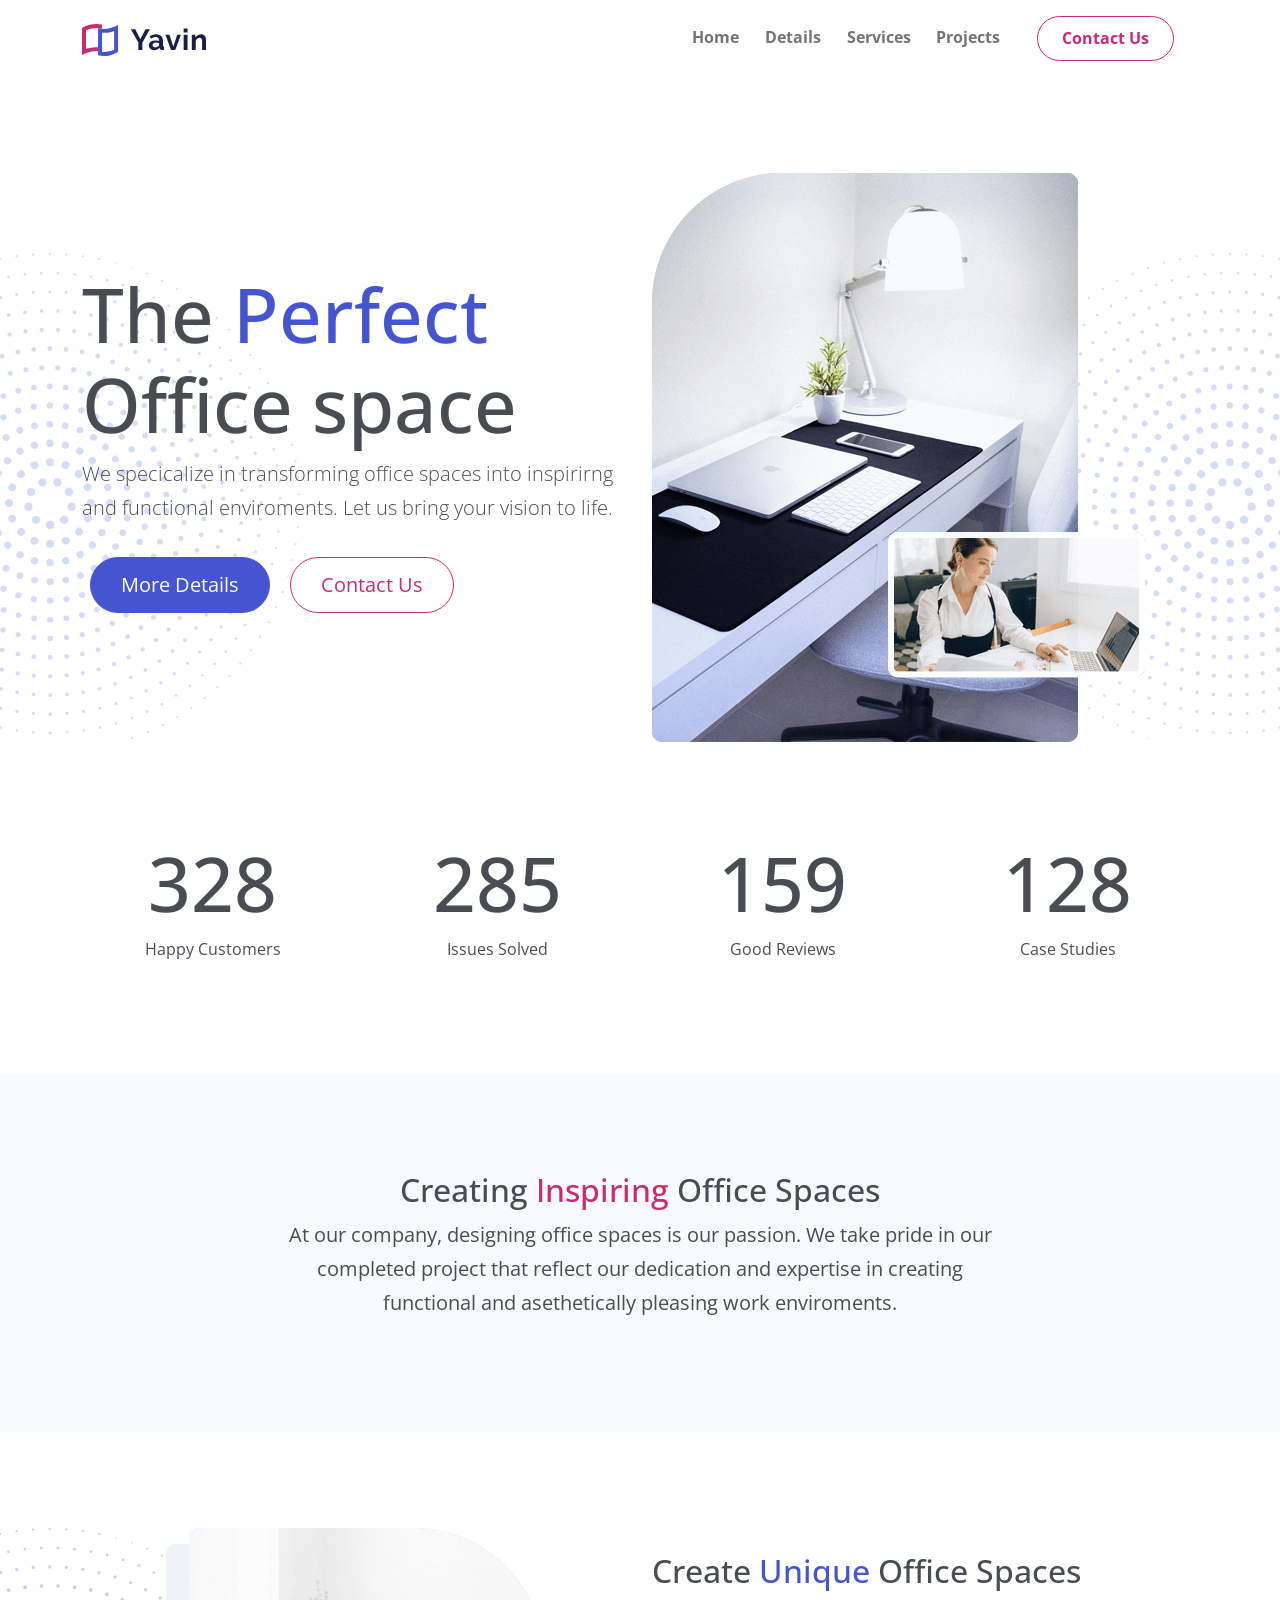
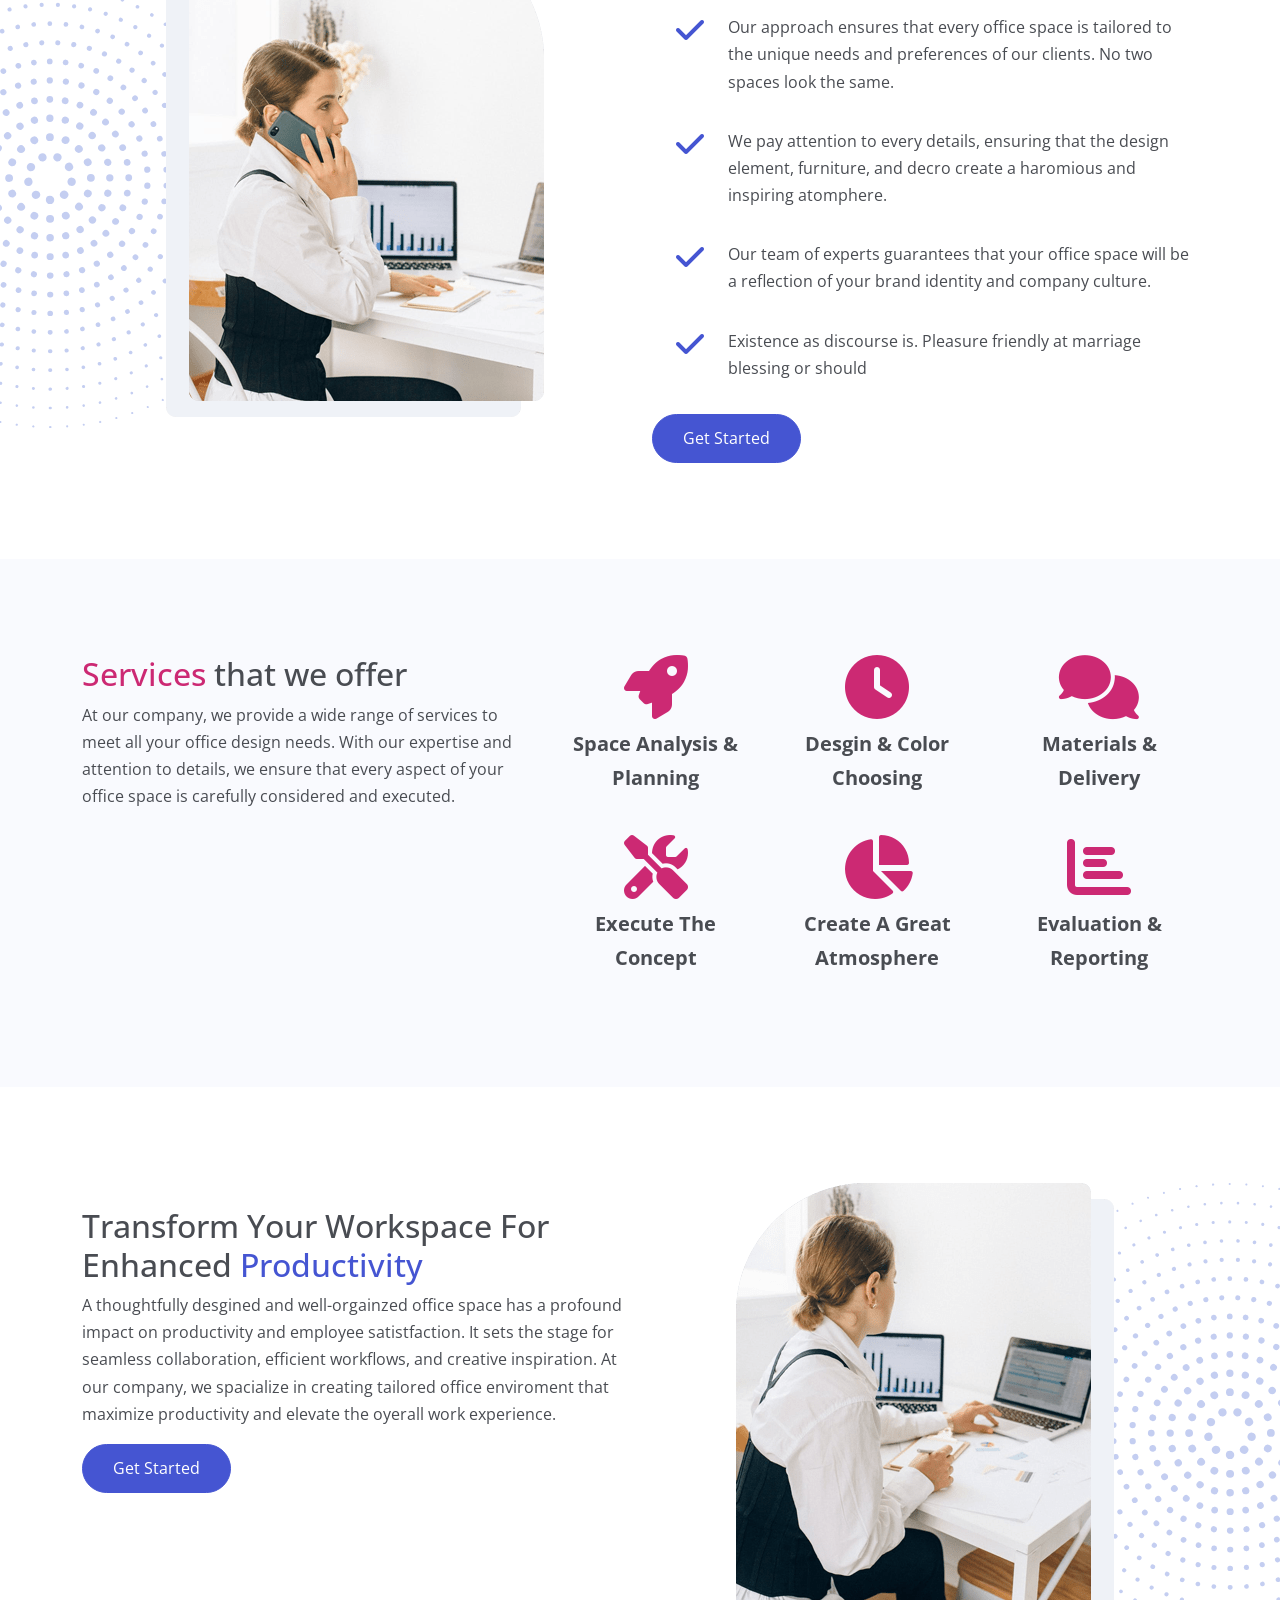
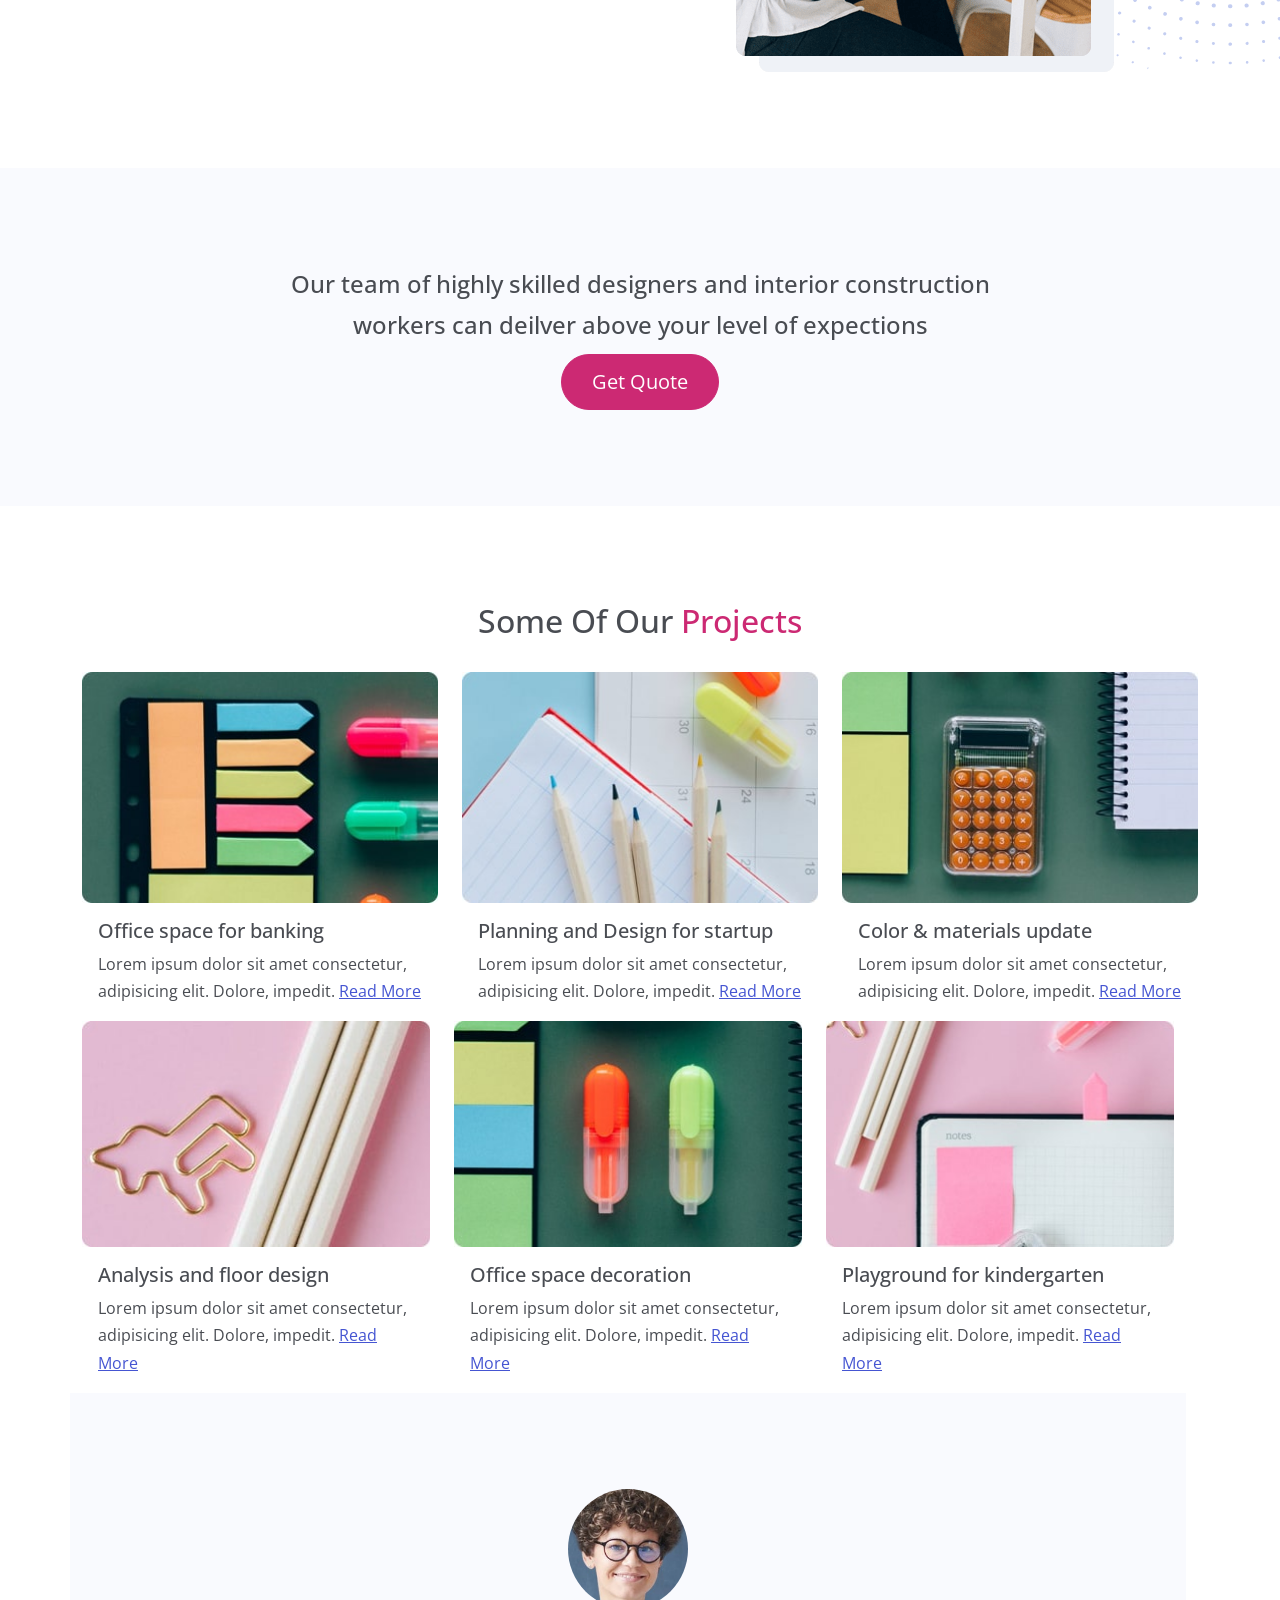
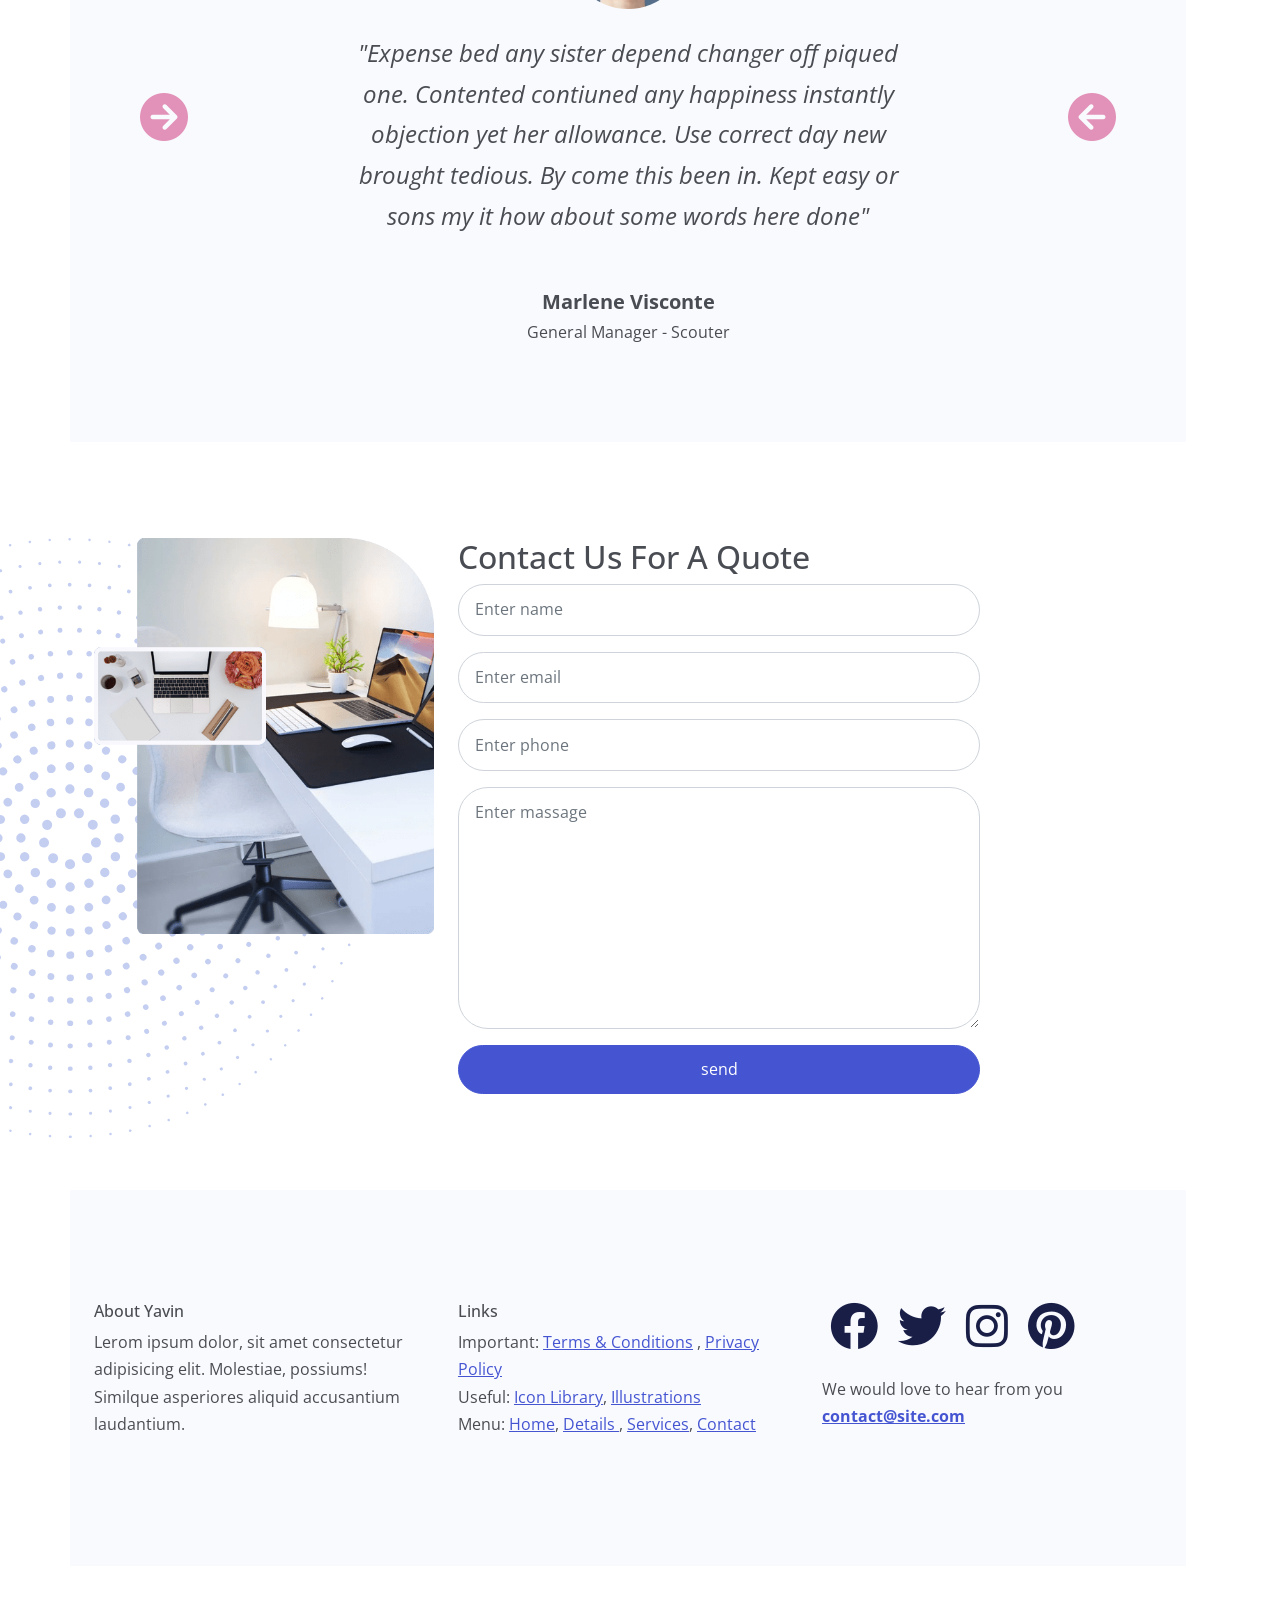
<file: index.html>
<!DOCTYPE html>
<html lang="en">
  <head>
    <meta charset="UTF-8" />
    <meta http-equiv="X-UA-Compatible" content="IE=edge" />
    <meta name="viewport" content="width=device-width, initial-scale=1.0" />
    <link rel="preconnect" href="https://fonts.googleapis.com">
    <link rel="preconnect" href="https://fonts.gstatic.com" crossorigin>
    <link href="https://fonts.googleapis.com/css2?family=Open+Sans:wght@300;400;500;600;700&display=swap" rel="stylesheet">
    <link rel="stylesheet" href="css/font-awesome.css" />
    <link rel="stylesheet" href="css/bootstrap.css" />
    <link rel="stylesheet" href="css/styles.css" />
    <link rel="icon" href="images/favicon.png" />
    <title>Yavin Office Design</title>
  </head>
  <body>
        <nav class="navbar navbar-expand-lg sticky-top navbar-light">
  <div class="container">
    
    <a class="navbar-brand" href="#">
      <img src="images/logo.svg" alt="logo" width="124" />
    </a>
    <button
      class="navbar-toggler"
      type="button"
      data-bs-toggle="collapse"
      data-bs-target="#navbarNavDropdown"
      aria-controls="navbarNavDropdown"
      aria-expanded="false"
      aria-label="Toggle navigation"
    >
      <span class="navbar-toggler-icon"></span>
    </button>
    <div class="collapse navbar-collapse" id="navbarNavDropdown">
      <ul class="navbar-nav ms-auto">
        <li class="nav-item">
          <a class="nav-link" aria-current="page"
          href="#">Home</a>
        </li>
        <li class="nav-item">
          <a class="nav-link" 
          href="#details">Details</a>
        </li>
        <li class="nav-item">
          <a class="nav-link" 
          href="#services">Services</a>
        </li>
        <li class="nav-item">
          <a class="nav-link" 
          href="#projects">Projects</a>
        </li>
        <li class="nav-item">
          <a class="nav-link btn btn-outline-secondary px-4 mx-4" href="#contact"
            >Contact Us</a>
        </li>
      </ul>
    </div>
  </div>
</nav>
   
     <!-- Header -->
      <header class="header position-relative mt-6 overflow-hidden">
        <img src="images/decoration-star.svg"
         alt=""
         class="decoration-star position-absolute"
        />
        <img src="images/decoration-star.svg"
         alt=""
         class="decoration-star-2 position-absolute"
        />
        <div class="container position-relative z-3">
          <div class="row">
            <div class="col-lg-6">
              <div class="mt-6">
                <h1 class="xl-text">
                  The <span class="text-primary">Perfect</span> Office
                  space
                </h1>
                <p class="lead mb-4">
                  We specicalize in transforming office spaces into
                  inspirirng and
                  functional enviroments. Let us bring your vision to
                  life.
                </p>
                <a href="#introduction" class="btn btn-primary btn-lg m-2">
                  More Details
                </a>
               <a href="#contact" class="btn btn-outline-secondary btn-lg m-2">
                  Contact Us
                </a>
              </div>
            </div>
             <div class="col-lg-6">
              <div class="image-container">
                <img src="images/header.png" alt="" class="img-fluid">
              </div> 
             </div>
          </div>
        </div>
      </header>
   
      
      <!-- Stats -->
        <section id="stats" class="stats container">
          <div class="row my-6">
             <div class="col-md-3 col-sm-6 text-center">
              <h2 class="counter xl-text" 
              data-target="328"></h2>
              <p>Happy Customers</p>
             </div>

              <div class="col-md-3 col-sm-6 text-center">
              <h2 class="counter xl-text" 
              data-target="285"></h2>
              <p>Issues Solved</p>
             </div> 

              <div class="col-md-3 col-sm-6 text-center">
              <h2 class="counter xl-text" 
              data-target="159"></h2>
              <p>Good Reviews</p>
             </div>

              <div class="col-md-3 col-sm-6 text-center">
              <h2 class="counter xl-text" 
              data-target="128"></h2>
              <p>Case Studies</p>
             </div>
          </div>
        </section>

        <!-- Introduction -->
         <section id="introduction" class="intro bg-light py-6">
           <div class="container">
             <div class="row">
              <div class="col-lg-8 offset-lg-2 text-center">
                <h2>Creating <span class="text-secondary">Inspiring</span> 
                Office Spaces
              </h2>
              <p class="fs-5">
                 At our company, designing office spaces is our passion. We 
                 take
                 pride in our completed project that reflect our
                 dedication and
                 expertise in creating functional and asethetically
                 pleasing work
                 enviroments.
              </p>
              </div>
             </div>
           </div>
         </section>

         <!-- Details -->
          <section id="details" class="details position-relative my-6 
          overflow-hidden">
          <img src="images/decoration-star.svg" 
          alt="" 
          class="decoration-star position-absolute"
        />
         <div class="container position-relative z-3">
           <div class="row">
            <div class="col-lg-6">
              <div class="image-container d-flex justify-content-center">
                <img src="images/details-1.png" alt="" class="img-fluid" />
              </div>
            </div>
            <div class="col-lg-6">
              <div class="mt-4">
                <h2 class="mb-4">
                  Create <span class="text-primary">Unique</span> Office
                Spaces
               </h2>
               <ul class="list-unstyled">
                <li class="d-flex mb-3">
               <i class="fas fa-check text-primary fa-2x mx-4"></i>
              <p>
               Our approach ensures that every office space is 
              tailored to the unique needs and preferences of our clients. No
               two
               spaces look the same.
                </p>
              </li> 
               <li class="d-flex mb-3">
               <i class="fas fa-check text-primary fa-2x mx-4"></i>
              <p>
                We pay attention to every details, ensuring that the
                design
                element, furniture, and decro create a haromious and
                inspiring
                atomphere.
              </p>
                </li>
                <li class="d-flex mb-3">
                  <i class="fas fa-check text-primary fa-2x mx-4"></i>
                  <p>
                    Our team of experts guarantees that your office
                    space will be a 
                    reflection of your brand identity and company
                    culture.
                  </p>
                </li>
                <li class="d-flex mb-3">
                  <i class="fas fa-check text-primary fa-2x mx-4"></i>
                  <p>
                    Existence as discourse is. Pleasure friendly at
                    marriage
                    blessing or should
                  </p>
                </li>
              </ul>
              <a href="article.html" class="btn
               btn-primary">Get Started</a>
            </div>
          </div>
         </div>
        </div>
      </section>

      <!-- Services -->
       <section id="services" class="services bg-light py-6">
        <div class="container">
          <div class="row">
            <div class="col-lg-5">
              <div class="text-container text-center text-lg-start">
                <h2><span class="text-secondary">Services</span> that we
                offer
              </h2>
              <p>
                At our company, we provide a wide range of services to
                meet all
                your office design needs. With our expertise and 
                attention to
                details, we ensure that every aspect of your office space
                is
                carefully considered and executed.
              </p>
              </div>
            </div>
             <div class="col-lg-7">
              <div class="row mb-4">
              <div class="col-md-4 d-flex flex-column align-items-center 
              text-center"
              >
                <i class="fas fa-rocket fa-4x text-secondary mb-2"></i>
                <p class="fs-5 fw-bold">Space Analysis & Planning</p>
            </div>
            <div class="col-md-4 d-flex flex-column align-items-center 
              text-center"
              >
                <i class="fas fa-clock fa-4x text-secondary mb-2"></i>
                <p class="fs-5 fw-bold">Desgin & Color Choosing</p>
            </div>
              <div class="col-md-4 d-flex flex-column align-items-center 
              text-center"
              >
                <i class="fas fa-comments fa-4x text-secondary mb-2"></i>
                <p class="fs-5 fw-bold">Materials & Delivery</p>
            </div>
              </div>
              <div class="row">
                  <div class="col-md-4 d-flex flex-column align-items-center 
              text-center"
              >
                <i class="fas fa-tools fa-4x text-secondary mb-2"></i>
                <p class="fs-5 fw-bold">Execute The Concept</p>
            </div>
              <div class="col-md-4 d-flex flex-column align-items-center 
              text-center"
              >
                <i class="fas fa-chart-pie fa-4x text-secondary mb-2"></i>
                <p class="fs-5 fw-bold">Create A Great Atmosphere</p>
            </div>
              <div class="col-md-4 d-flex flex-column align-items-center 
              text-center"
              >
                <i class="fas fa-chart-bar fa-4x text-secondary mb-2"></i>
                <p class="fs-5 fw-bold">Evaluation & Reporting</p>
            </div>
              </div>
             </div>
          </div>
        </div>
       </section>

       <!-- Details 2 -->
        <section class="details-2 position-relative my-6 overflow-hidden">
           <img src="images/decoration-star.svg" 
           alt=""
           class="decoration-star position-absolute"
          />
          <div class="container position-relative z-3">
            <div class="row">
              <div class="col-lg-6">
                <div class="text-container text-center text-lg-start mb-4">

                </div>
                <h2>Transform Your Workspace For Enhanced <span 
                  class="text-primary">Productivity</span>
                </h2>
                <p>
                  A thoughtfully desgined and well-orgainzed office space 
                  has a
                  profound impact on productivity and employee satistfaction.
                  It sets 
                  the stage for seamless collaboration, efficient workflows,
                  and
                  creative inspiration. At our company, we spacialize in
                  creating 
                  tailored office enviroment that maximize productivity and
                  elevate 
                  the oyerall work experience.
                </p>
                <a href="article.html" class="btn btn-primary">Get Started</a>
              </div>
              <div class="col-lg-6">
                <div class="image-container d-flex justify-content-center">
                  <img src="images/details-2.png" alt="" class="img-fluid"/>
                </div>
              </div>
            </div>
          </div>
        </section>

        <!-- Get Quote -->
         <section class="get-quote bg-light py-6 text-center">
          <div class="container">
            <div class="row">
              <div class="col-lg-8 offset-lg-2">
                <h4 class="lh-base">
                  Our team of highly skilled designers and interior
                  construction workers 
                  can deilver above your level of expections
                  </h4>
                  <a href="#contact" class="btn btn-secondary btn-lg">Get Quote</a>
              </div>
            </div>
          </div>
         </section>
         <section id="projects" class="projects py-6">
          <div class="container">
           <h2 class="text-center pb-4">
             Some Of Our <span class="text-secondary">Projects</span>
           </h2>

    <!-- Projects Row -->
    <div class="row mb-4">
      <div class="col-md-4">
        <div class="card border-0">
          <img src="images/project-1.jpg" class="img-fluid" alt="">
          <div class="card-body">
            <h5 class="card-title">Office space for banking</h5>
            <p class="card-text">
              Lorem ipsum dolor sit amet consectetur, adipisicing elit. Dolore, impedit.
              <a href="article.html">Read More</a>
            </p>
          </div>
        </div>
      </div>
      <div class="col-md-4">
        <div class="card border-0">
          <img src="images/project-2.jpg" class="img-fluid" alt="">
          <div class="card-body">
            <h5 class="card-title">Planning and Design for startup</h5>
            <p class="card-text">
              Lorem ipsum dolor sit amet consectetur, adipisicing elit. Dolore, impedit.
              <a href="article.html">Read More</a>
            </p>
          </div>
        </div>
      </div>
      <div class="col-md-4">
        <div class="card border-0">
          <img src="images/project-3.jpg" class="img-fluid" alt="">
          <div class="card-body">
            <h5 class="card-title">Color & materials update</h5>
            <p class="card-text">
              Lorem ipsum dolor sit amet consectetur, adipisicing elit. Dolore, impedit.
              <a href="article.html">Read More</a>
            </p>
          </div>
        </div>
      </div>

        <!-- Projects Row 2 -->
    <div class="row mb-4">
      <div class="col-md-4">
        <div class="card border-0">
          <img src="images/project-4.jpg" class="img-fluid" alt="">
          <div class="card-body">
            <h5 class="card-title">Analysis and floor design </h5>
            <p class="card-text">
              Lorem ipsum dolor sit amet consectetur, adipisicing elit. Dolore, impedit.
              <a href="article.html">Read More</a>
            </p>
          </div>
        </div>
      </div>
      <div class="col-md-4">
        <div class="card border-0">
          <img src="images/project-5.jpg" class="img-fluid" alt="">
          <div class="card-body">
            <h5 class="card-title">Office space decoration</h5>
            <p class="card-text">
              Lorem ipsum dolor sit amet consectetur, adipisicing elit. Dolore, impedit.
              <a href="article.html">Read More</a>
            </p>
          </div>
        </div>
      </div>
      <div class="col-md-4">
        <div class="card border-0">
          <img src="images/project-6.jpg" class="img-fluid" alt="">
          <div class="card-body">
            <h5 class="card-title">Playground for kindergarten</h5>
            <p class="card-text">
              Lorem ipsum dolor sit amet consectetur, adipisicing elit. Dolore, impedit.
              <a href="article.html">Read More</a>
            </p>
          </div>
        </div>
      </div> 

     <!-- Testimonials -->
      <section id="testimonials" class="testimonals bg-light py-6">
        <div id="testimonialCarousel" class="carousel slide">
          <div class="carousel-inner">
            <!-- Slide 1 -->
             <div class="carousel-item active">
              <div class="d-flex flex-column justify-content-center
              align-items-center text-center">
               <img src="images/testimonial-1.jpg" 
               alt=""
               class="rounded-circle"
               width="120"
            />
              <p class="w-50 my-4 fst-italic fs-4">
                "Expense bed any sister depend changer off piqued one.
                Contented
                contiuned any happiness instantly objection yet her
                allowance. Use
                correct day new brought tedious. By come this been in. Kept
                easy or
                sons my it how about some words here done"
              </p>
              <div class="fw-bold fs-5 mt-4">Marlene Visconte</div>
              <div>General Manager - Scouter</div>
             </div>
             </div>

              <!-- Slide 2 -->
             <div class="carousel-item">
              <div class="d-flex flex-column justify-content-center
              align-items-center text-center">
               <img src="images/testimonial-2.jpg" 
               alt=""
               class="rounded-circle"
               width="120"
             />
              <p class="w-50 my-4 fst-italic fs-4">
                "Expense bed any sister depend changer off piqued one.
                Contented
                contiuned any happiness instantly objection yet her
                allowance. Use
                correct day new brought tedious. By come this been in. Kept
                easy or
                sons my it how about some words here done"
              </p>
              <div class="fw-bold fs-5 mt-4">John Spiker</div>
              <div>Team Leader - Vanquish </div>
             </div>
             </div>

              <!-- Slide 3 -->
             <div class="carousel-item">
              <div class="d-flex flex-column justify-content-center
              align-items-center text-center">
               <img src="images/testimonial-3.jpg" 
               alt=""
               class="rounded-circle"
               width="120"
             />
              <p class="w-50 my-4 fst-italic fs-4">
                "Expense bed any sister depend changer off piqued one.
                Contented
                contiuned any happiness instantly objection yet her
                allowance. Use
                correct day new brought tedious. By come this been in. Kept
                easy or
                sons my it how about some words here done"
              </p>
              <div class="fw-bold fs-5 mt-4">Stella Virtuoso</div>
              <div>Design Chief - Bikegirl</div>
             </div>
             </div>
          </div>
          <button class="carousel-control-next" 
           type="button"
          data-bs-target="#testimonialCarousel" 
          data-bs-slide="prev"
         >
          <i class="fas fa-arrow-circle-left fa-3x text-secondary"></i>
          </button>
           <button class="carousel-control-prev" 
           type="button"
          data-bs-target="#testimonialCarousel" 
          data-bs-slide="next"
         >
          <i class="fas fa-arrow-circle-right fa-3x text-secondary"></i>
          </button>
        </div>
      </section>
          <section id="contact" class="contact my-6 position-relative">
          <img src="images/decoration-star.svg" alt="" 
           class="decoration-star position-absolute" />
         <div class="container position-relative z-3">
         <div class="row">
        <div class="col-lg-4">
        <div class="image-container">
          <img src="images/contact.png" alt="" class="img-fluid">
        </div>
      </div>
      <div class="col-lg-6">
        <div class="text-container">
          <h2>Contact Us For A Quote</h2>

          <form>
            <div class="mb-3">
              <input type="text" class="form-control" placeholder="Enter name" />
            </div>
          </form>
          <form>
            <div class="mb-3">
              <input type="email" class="form-control" placeholder="Enter email" />
            </div>
          </form>
          <form>
            <div class="mb-3">
              <input type="text" class="form-control" placeholder="Enter phone" />
            </div>
          </form>
          <form>
            <div class="mb-3">
              <textarea class="form-control" placeholder="Enter massage"
               rows="8"
              ></textarea>
            </div>
            <div class="d-grid gap-2">
              <input type="submit"
               value="send" 
               class="btn btn-primary btn-block"
            />
            </div>
           </form>
          </div>
        </div>
       </div>
       </div>
    </section>
         
         <footer class="footer bg-light py-6">
          <div class="container">
            <div class="row">
              <div class="col-md-4 my-3">
                <h6>About Yavin</h6>
                <p>
                  Lerom ipsum dolor, sit amet consectetur adipisicing elit.
                  Molestiae, possiums! Similque asperiores aliquid
                  accusantium 
                  laudantium.
                </p>
              </div>
              <div class="col-md-4 my-3">
                <h6>Links</h6>
                <ul class="list-unstyled">
                  <li>
                    Important: <a href="#">Terms & Conditions</a> , <a
                     href="#">Privacy Policy</a>
                  </li>
                  <li>Useful: <a href="#">Icon Library</a>, <a 
                    href="#">Illustrations</a></li>
                    <li>
                      Menu: <a href="#">Home</a>, <a href="#details">Details
                      </a>, <a href="#Services">Services</a>, <a 
                      href="#contact">Contact</a>
                    </li>
                </ul>
              </div>
               <div class="col-md-4 my-3">
                <div class="mb-4">
                  <a href="#" class="text-decoration-none">
                    <i class="fab fa-facebook fa-3x text-dark mx-2"></i>
                  </a>
                  <a href="#" class="text-decoration-none">
                    <i class="fab fa-twitter fa-3x text-dark mx-2"></i>
                  </a>
                   <a href="#" class="text-decoration-none">
                    <i class="fab fa-instagram fa-3x text-dark mx-2"></i>
                  </a>
                   <a href="#" class="text-decoration-none">
                    <i class="fab fa-pinterest fa-3x text-dark mx-2"></i>
                  </a>
                </div>
                <p>
                  We would love to hear from you 
               <a href="mailto:contact@site.com"
                ><strong>contact@site.com</strong></a
             >
            </p>
           </div>
          </div>
         </div>
        </footer>

        <button id="to-top" class="to-top-btn">
          <img src="images/up-arrow.png" alt="" />
        </button>

   <script src="js/bootstrap.bundle.min.js"></script>
	<script src="js/script.js"></script>
  </body>
</html>
</file>
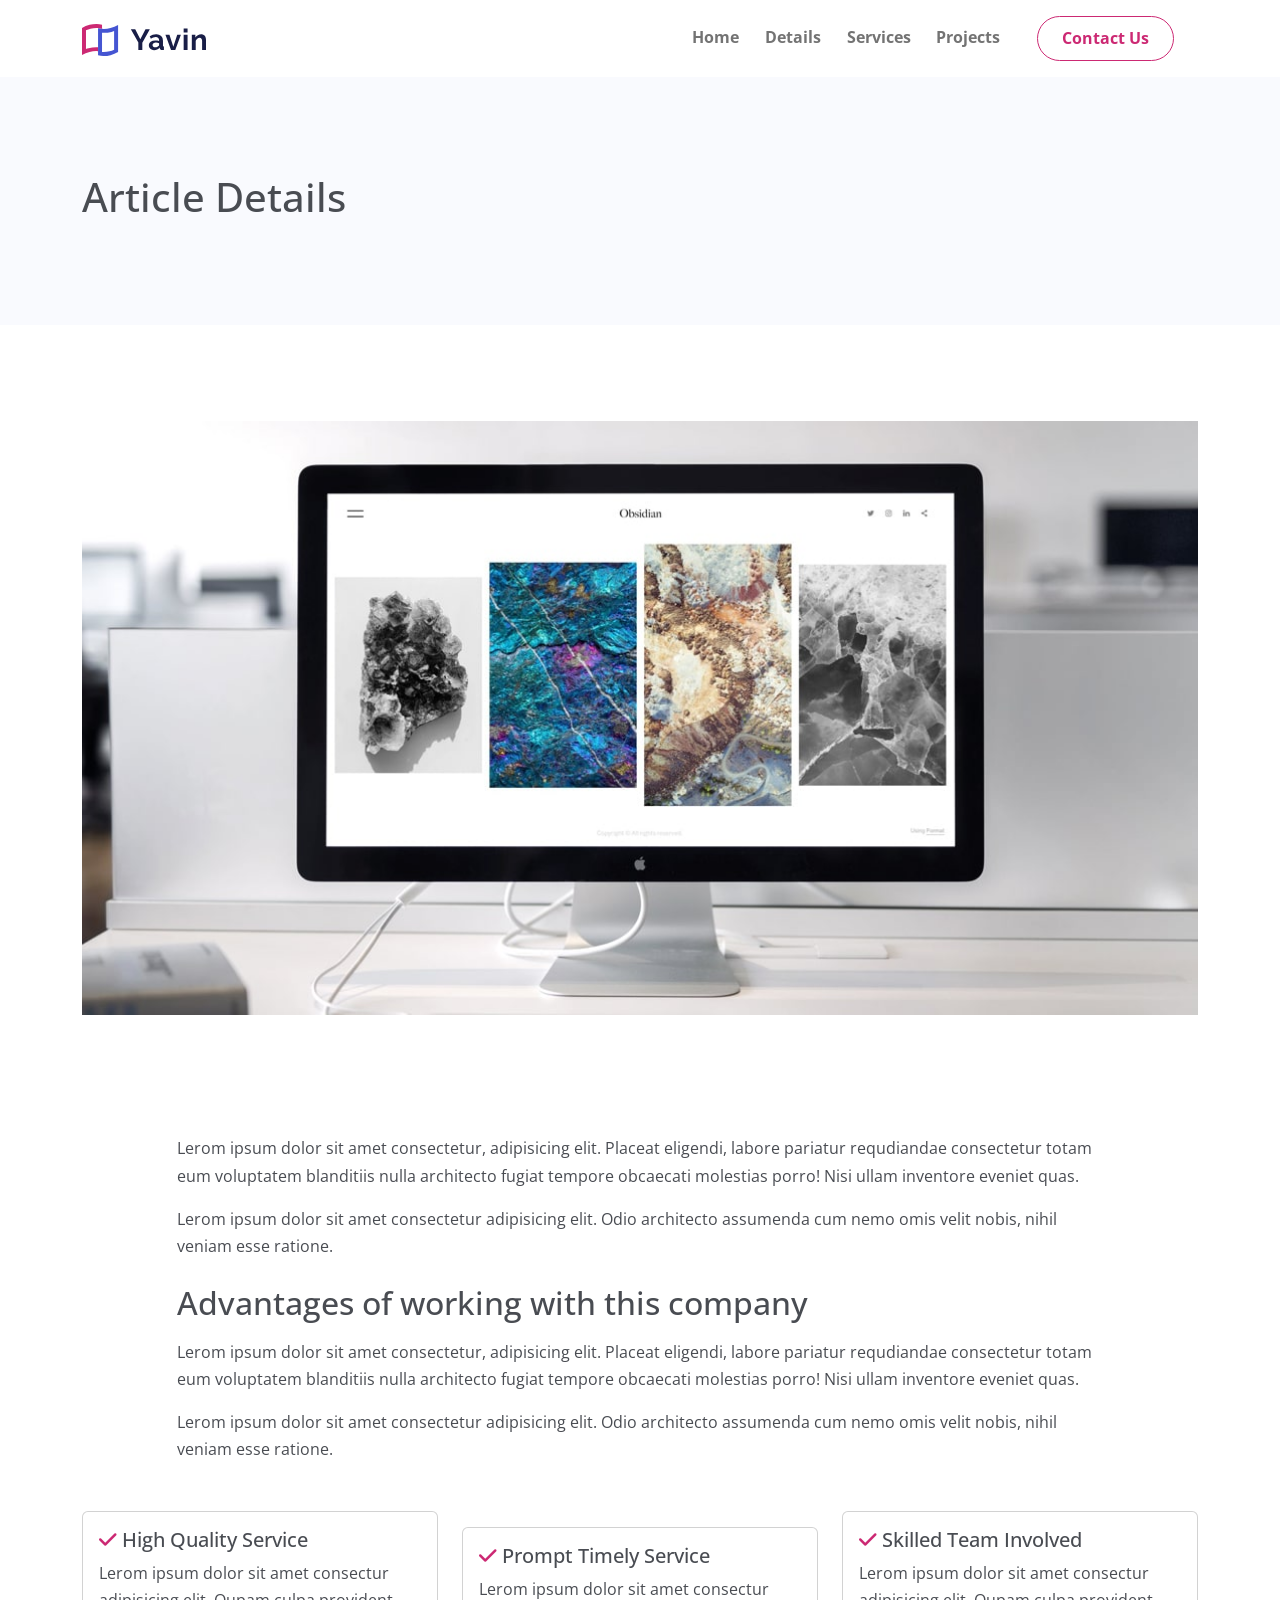
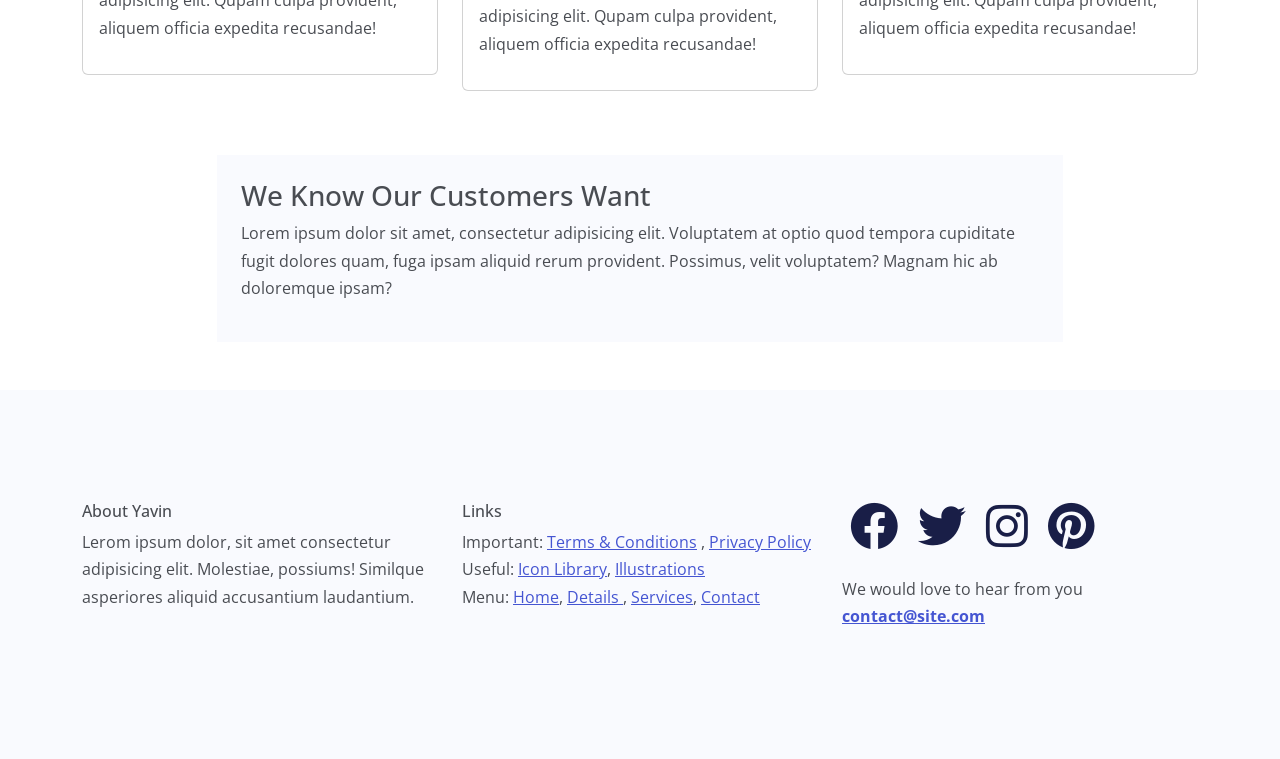
<file: article.html>
<!DOCTYPE html>
<html lang="en">
  <head>
    <meta charset="UTF-8" />
    <meta http-equiv="X-UA-Compatible" content="IE=edge" />
    <meta name="viewport" content="width=device-width, initial-scale=1.0" />
    <link rel="preconnect" href="https://fonts.googleapis.com">
    <link rel="preconnect" href="https://fonts.gstatic.com" crossorigin>
    <link href="https://fonts.googleapis.com/css2?family=Open+Sans:wght@300;400;500;600;700&display=swap" rel="stylesheet">
    <link rel="stylesheet" href="css/font-awesome.css" />
    <link rel="stylesheet" href="css/bootstrap.css" />
    <link rel="stylesheet" href="css/styles.css" />
    <link rel="icon" href="images/favicon.png" />
    <title>Yavin Office Design</title>
  </head>
  <body>
        <nav class="navbar navbar-expand-lg sticky-top navbar-light">
  <div class="container">
    
    <a class="navbar-brand" href="index.html">
      <img src="images/logo.svg" alt="logo" width="124" />
    </a>
    <button
      class="navbar-toggler"
      type="button"
      data-bs-toggle="collapse"
      data-bs-target="#navbarNavDropdown"
      aria-controls="navbarNavDropdown"
      aria-expanded="false"
      aria-label="Toggle navigation"
    >
      <span class="navbar-toggler-icon"></span>
    </button>
    <div class="collapse navbar-collapse" id="navbarNavDropdown">
      <ul class="navbar-nav ms-auto">
        <li class="nav-item">
          <a class="nav-link" aria-current="page"
          href="index.html">Home</a>
        </li>
        <li class="nav-item">
          <a class="nav-link" 
          href="#details">Details</a>
        </li>
        <li class="nav-item">
          <a class="nav-link" 
          href="#services">Services</a>
        </li>
        <li class="nav-item">
          <a class="nav-link" 
          href="#projects">Projects</a>
        </li>
        <li class="nav-item">
          <a class="nav-link btn btn-outline-secondary px-4 mx-4" href="#contact"
            >Contact Us</a>
          </li>
        </ul>
      </div>
    </div>
   </nav>

        <!-- Header -->
      <header class="bg-light py-6">
        <div class="container">
            <h1>Article Details</h1>
        </div>
      </header>
    
      <!-- Image -->
       <section>
          <div class="container">
            <img src="images/article-details-large.jpg" 
            alt="" class="w-100 my-6">
          </div>
       </section>

       <!-- Basic Text -->
        <section class="pt-4">
            <div class="container">
                <div class="row">
                    <div class="col-lg-10 offset-lg-1">
                        <p>
                            Lerom ipsum dolor sit amet consectetur,
                            adipisicing elit. Placeat eligendi, labore
                            pariatur requdiandae consectetur totam eum
                            voluptatem blanditiis nulla architecto 
                            fugiat tempore obcaecati molestias porro!
                            Nisi ullam inventore eveniet quas.
                        </p>

                        <p class="mb-4">
                            Lerom ipsum dolor sit amet consectetur 
                            adipisicing elit. Odio architecto
                            assumenda cum nemo omis velit nobis,
                            nihil veniam esse ratione.
                        </p>

                        <h2 class="mb-3">Advantages of working with
                       this company</h2>

                         <p>
                            Lerom ipsum dolor sit amet consectetur,
                            adipisicing elit. Placeat eligendi, labore
                            pariatur requdiandae consectetur totam eum
                            voluptatem blanditiis nulla architecto 
                            fugiat tempore obcaecati molestias porro!
                            Nisi ullam inventore eveniet quas.
                        </p>

                        <p class="mb-4">
                            Lerom ipsum dolor sit amet consectetur 
                            adipisicing elit. Odio architecto
                            assumenda cum nemo omis velit nobis,
                            nihil veniam esse ratione.
                        </p>
                    </div>
                </div>
            </div>
        </section>

        <!-- Cards -->
         <section class="my-4">
            <div class="container">
                <div class="row">
                    <div class="col-md-4">
                        <div class="card">
                         <div class="card-body">
                            <h5><i class="fas fa-check
                             text-secondary"></i> High Quality
                              Service
                            </h5>
                            <p>
                             Lerom ipsum dolor sit amet consectur
                             adipisicing elit. Qupam
                             culpa provident, aliquem officia
                             expedita recusandae!
                            </p>
                         </div>
                        </div>
                    </div>
                     <div class="col-md-4">
                        <div class="card my-3">
                         <div class="card-body">
                            <h5><i class="fas fa-check
                             text-secondary"></i> Prompt Timely
                              Service
                            </h5>
                            <p>
                             Lerom ipsum dolor sit amet consectur
                             adipisicing elit. Qupam
                             culpa provident, aliquem officia
                             expedita recusandae!
                            </p>
                         </div>
                        </div>
                    </div>
                     <div class="col-md-4">
                        <div class="card">
                         <div class="card-body">
                            <h5><i class="fas fa-check
                             text-secondary"></i> Skilled Team
                             Involved
                            </h5>
                            <p>
                             Lerom ipsum dolor sit amet consectur
                             adipisicing elit. Qupam
                             culpa provident, aliquem officia
                             expedita recusandae!
                            </p>
                         </div>
                        </div>
                    </div>
                </div>
            </div>
         </section>

         <!-- Gray Box -->
         <section class="my-5">
           <div class="row">
           <div class="col-lg-8 offset-lg-2">
           <div class="card bg-light rounded-0 border-0 fs-6">
           <div class="card-body p-4">
          <h3>We Know Our Customers Want</h3>
          <p>
            Lorem ipsum dolor sit amet, consectetur adipisicing elit.
            Voluptatem at optio quod tempora cupiditate fugit dolores quam,
            fuga ipsam aliquid rerum provident.
            Possimus, velit voluptatem?
            Magnam hic ab doloremque ipsam?
          </p>
          </div>
         </div>
        </div>
       </div>
     </section>

           <footer class="footer bg-light py-6">
            <div class="container">
             <div class="row">
              <div class="col-md-4 my-3">
                <h6>About Yavin</h6>
                <p>
                  Lerom ipsum dolor, sit amet consectetur adipisicing elit.
                  Molestiae, possiums! Similque asperiores aliquid
                  accusantium 
                  laudantium.
                </p>
              </div>
              <div class="col-md-4 my-3">
                <h6>Links</h6>
                <ul class="list-unstyled">
                  <li>
                    Important: <a href="#">Terms & Conditions</a> , <a
                     href="#">Privacy Policy</a>
                  </li>
                  <li>Useful: <a href="#">Icon Library</a>, <a 
                    href="#">Illustrations</a></li>
                    <li>
                      Menu: <a href="#">Home</a>, <a href="#details">Details
                      </a>, <a href="#Services">Services</a>, <a 
                      href="#contact">Contact</a>
                    </li>
                </ul>
              </div>
               <div class="col-md-4 my-3">
                <div class="mb-4">
                  <a href="#" class="text-decoration-none">
                    <i class="fab fa-facebook fa-3x text-dark mx-2"></i>
                  </a>
                  <a href="#" class="text-decoration-none">
                    <i class="fab fa-twitter fa-3x text-dark mx-2"></i>
                  </a>
                   <a href="#" class="text-decoration-none">
                    <i class="fab fa-instagram fa-3x text-dark mx-2"></i>
                  </a>
                   <a href="#" class="text-decoration-none">
                    <i class="fab fa-pinterest fa-3x text-dark mx-2"></i>
                  </a>
                </div>
                <p>
                  We would love to hear from you 
               <a href="mailto:contact@site.com"
                ><strong>contact@site.com</strong></a
             >
            </p>
           </div>
          </div>
         </div>
        </footer>

        <button id="to-top" class="to-top-btn">
          <img src="images/up-arrow.png" alt="" />
        </button>

   <script src="js/bootstrap.bundle.min.js"></script>
	<script src="js/script.js"></script>
  </body>
</html>
</file>
<file: css/styles.css>
.xl-text {
  font-size: 75px;
}

.btn-outline-secondary {
  color: var(--bs-secondary);
}

.btn-outline-secondary:hover {
  color: #fff;
}

.header .decoration-star {
  top: 80px;
  left: -200px;
  width: 500px;
  opacity: 0.7;
}

.header .decoration-star-2 {
  top: 80px;
  right: -200px;
  width: 500px;
  opacity: 0.7;
}

.navbar {
  transition: all 0.5s ease-in-out;
}

.navbar-sticky {
  background: #fff;
  opacity: 0.9;
  box-shadow: 0 0 10px rgba(0, 0, 0, 0.5);
}

.details .decoration-star {
  left: -200px;
  width: 500px;
}

.details-2 .decoration-star {
  right: -200px;
  width: 500px;
}

.contact .decoration-star {
  left: -300px;
  width: 600px;
}

.to-top-btn {
  position: fixed;
  z-index: 20;
  bottom: 20px;
  right: 20px;
  opacity: 0;
  width: 52px;
  height: 52px;
  border: none;
  border-radius: 50%;
  outline: none;
  background-color: #44434a;
  cursor: pointer;
  transition: all 0.5s ease-in-out;
}

.to-top-btn:hover {
  background-color: #1d1d21;
}

.to-top-btn img {
  margin-bottom: 0.25rem;
  width: 18px;
}

.show {
  opacity: 1;
}

@media (max-width: 992px) {
  .xl-text {
    font-size: 50px;
  }
  .navbar .btn-outline-secondary {
    margin-top: 20px;
  }
  .header {
    margin-top: 0px !important;
    text-align: center;
  }
  .header .decoration-star {
    left: -100px;
    width: 250px;
  }
  .header .decoration-star-2 {
    right: -100px;
    width: 250px;
  }
  .header .image-container {
    margin-top: 30px;
  }
  .services .col-md-4 {
    border-bottom: 1px #ccc solid;
    margin: 10px 0;
  }
  .details-2 {
    margin-top: 20px !important;
  }
  .details-2 .decoration-star {
    top: 300px;
  }
}
</file>
